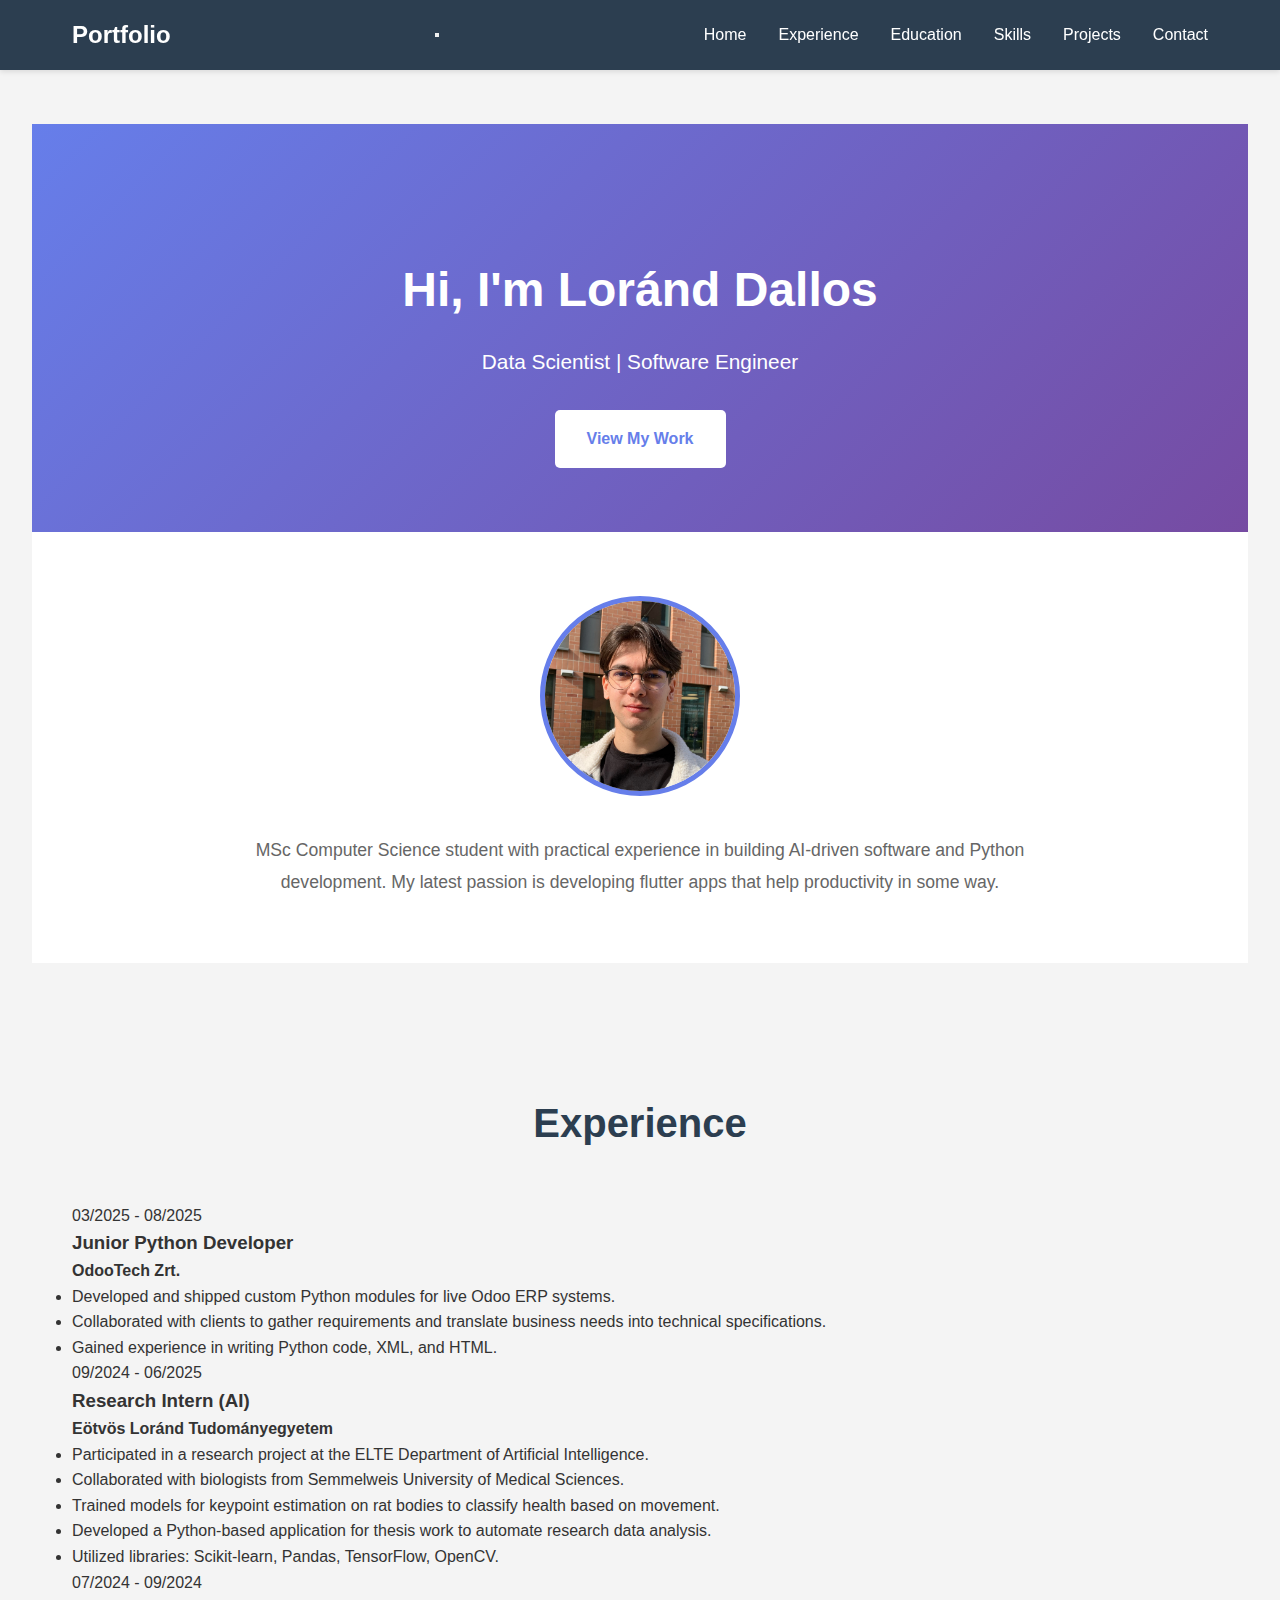
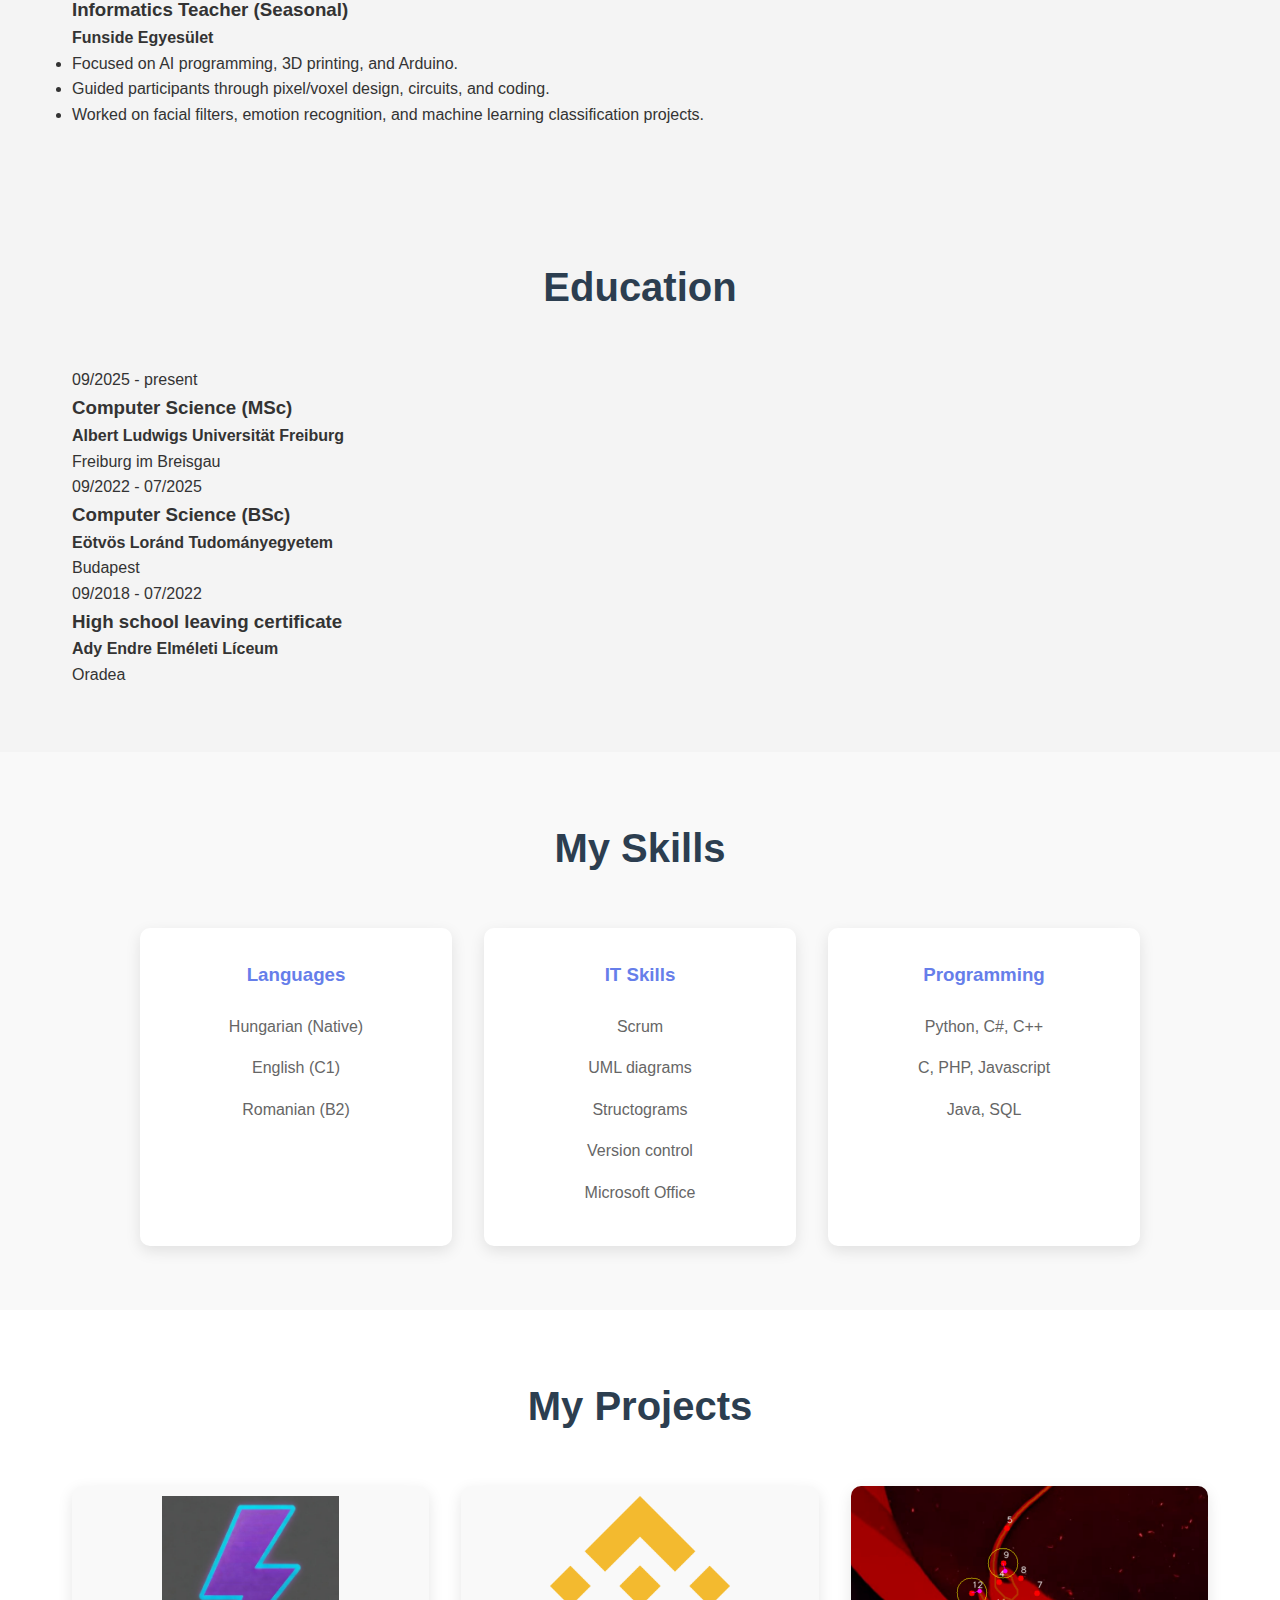
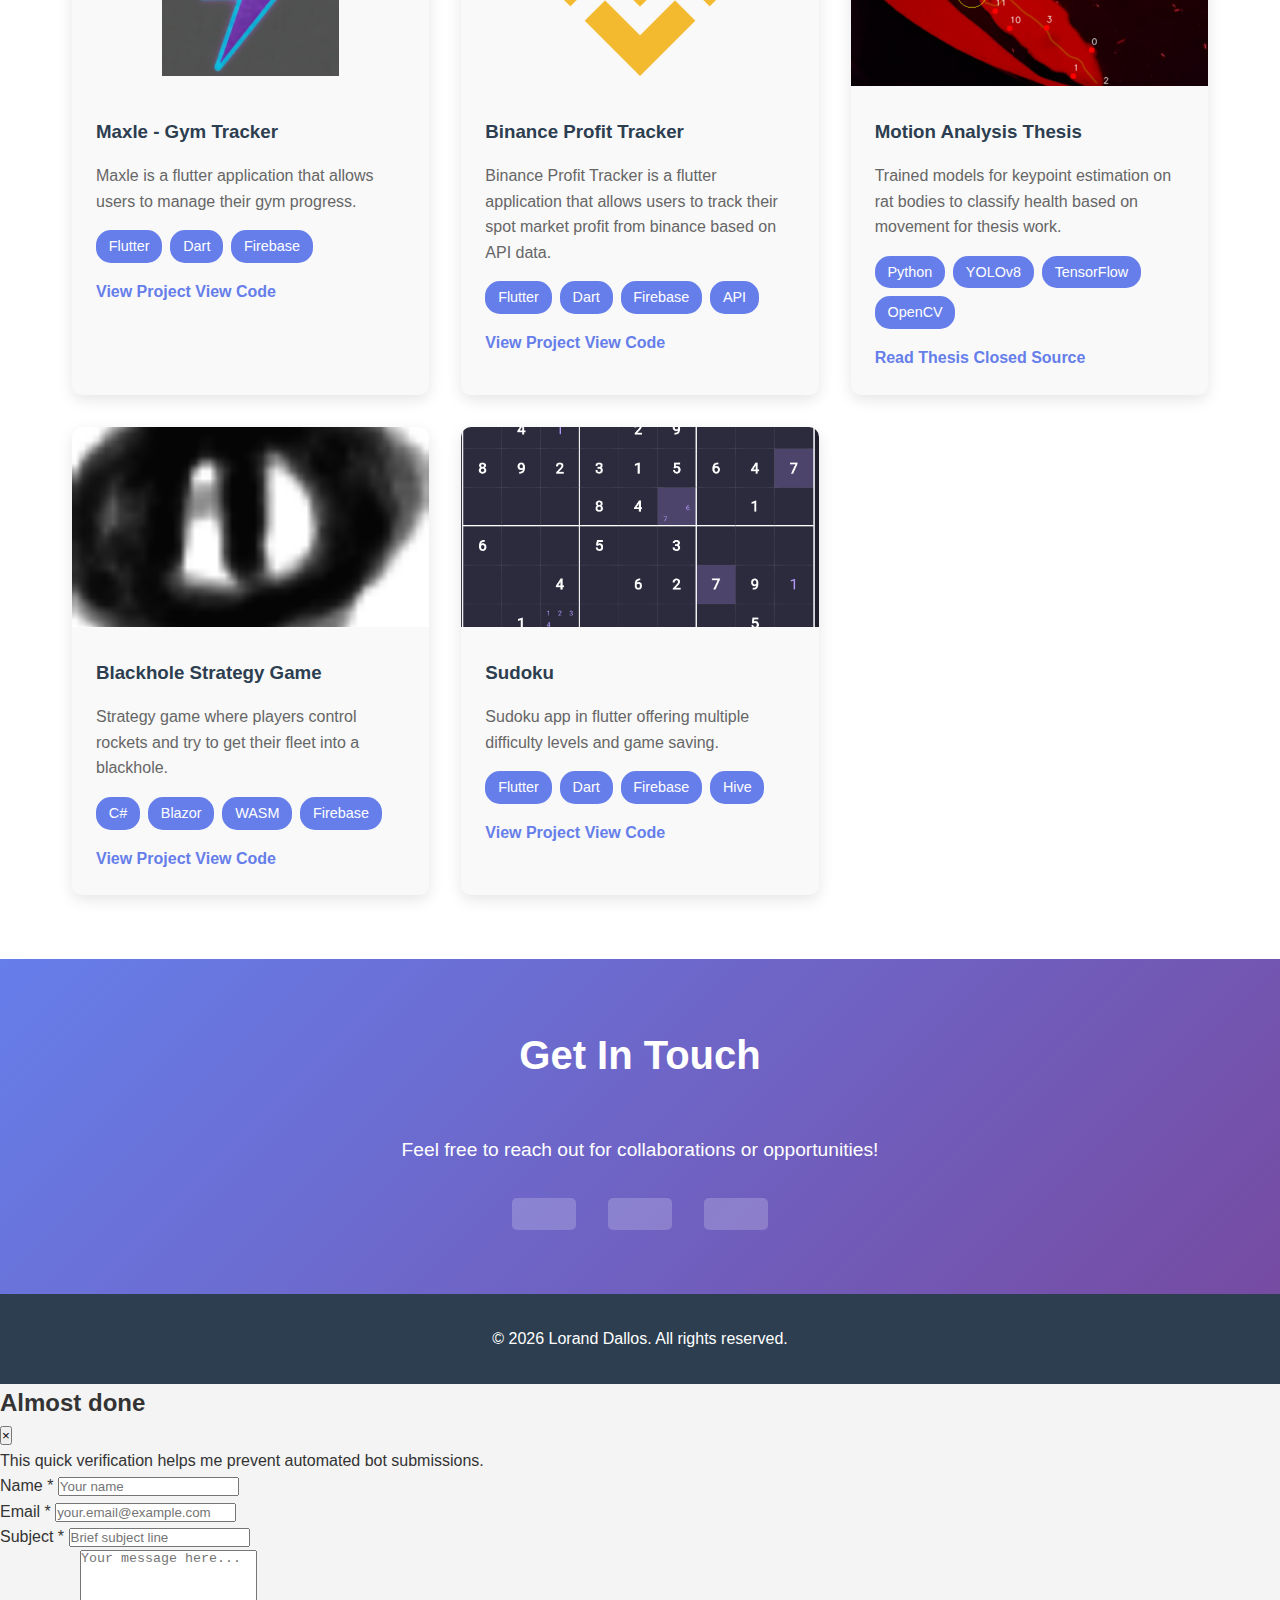
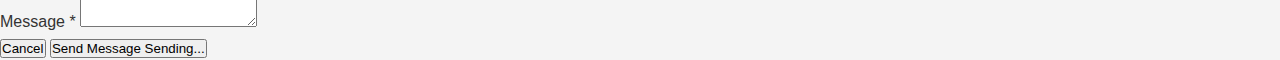
<file: index.html>
<!DOCTYPE html>
<html lang="en">

<head>
    <meta charset="UTF-8">
    <meta name="viewport" content="width=device-width, initial-scale=1.0">
    <meta name="description" content="Loránd Dallos - Digital Portfolio">
    <title>Loránd Dallos - Portfolio</title>
    <link rel="icon" type="image/png" href="assets/Lfav.png">
    <link rel="stylesheet" href="https://cdnjs.cloudflare.com/ajax/libs/font-awesome/6.5.1/css/all.min.css"
        integrity="sha512-DTOQO9RWCH3ppGqcWaEA1BIZOC6xxalwEsw9c2QQeAIftl+Vegovlnee1c9QX4TctnWMn13TZye+giMm8e2LwA=="
        crossorigin="anonymous" referrerpolicy="no-referrer">
    <link rel="stylesheet" href="styles.css">
    <meta http-equiv="Content-Security-Policy" content="default-src 'self'; 
               style-src 'self' https://cdnjs.cloudflare.com; 
               font-src 'self' https://cdnjs.cloudflare.com; 
               script-src 'self'; 
               img-src 'self' data:; 
               connect-src 'self' https://api.web3forms.com;">
</head>

<body>
    <!-- Navigation -->
    <nav>
        <div class="container">
            <div class="logo">Portfolio</div>
            <button class="hamburger" aria-label="Toggle navigation">
                <i class="fas fa-bars"></i>
            </button>
            <ul class="nav-links">
                <li><a href="#home">Home</a></li>
                <li><a href="#experience">Experience</a></li>
                <li><a href="#education">Education</a></li>
                <li><a href="#skills">Skills</a></li>
                <li><a href="#projects">Projects</a></li>
                <li><a href="#contact">Contact</a></li>
            </ul>
        </div>
    </nav>

    <!-- Hero and About Section Wrapper -->
    <section id="home" class="hero-about-wrapper">
        <!-- Hero Section -->
        <section class="hero">
            <h1>Hi, I'm Loránd Dallos</h1>
            <p>Data Scientist | Software Engineer</p>
            <a href="#projects" class="cta-button">View My Work</a>
        </section>

        <!-- About Section -->
        <section class="about">
            <div class="container">
                <div class="about-content">
                    <img src="assets/lori-casual.jpeg" alt="Loránd Dallos">
                    <p>
                        MSc Computer Science student with practical experience in building AI-driven software and Python
                        development. My latest passion is developing flutter apps that help productivity in some way.
                    </p>
                </div>
            </div>
        </section>
    </section>

    <!-- Experience Section -->
    <section id="experience" class="experience">
        <div class="container">
            <h2>Experience</h2>
            <div class="timeline">
                <div class="timeline-item">
                    <div class="timeline-date">03/2025 - 08/2025</div>
                    <div class="timeline-content">
                        <h3>Junior Python Developer</h3>
                        <h4>OdooTech Zrt.</h4>
                        <ul>
                            <li>Developed and shipped custom Python modules for live Odoo ERP systems.</li>
                            <li>Collaborated with clients to gather requirements and translate business needs into
                                technical specifications.</li>
                            <li>Gained experience in writing Python code, XML, and HTML.</li>
                        </ul>
                    </div>
                </div>
                <div class="timeline-item">
                    <div class="timeline-date">09/2024 - 06/2025</div>
                    <div class="timeline-content">
                        <h3>Research Intern (AI)</h3>
                        <h4>Eötvös Loránd Tudományegyetem</h4>
                        <ul>
                            <li>Participated in a research project at the ELTE Department of Artificial
                                Intelligence.
                            </li>
                            <li>Collaborated with biologists from Semmelweis University of Medical Sciences.</li>
                            <li>Trained models for keypoint estimation on rat bodies to classify health based on
                                movement.</li>
                            <li>Developed a Python-based application for thesis work to automate research data
                                analysis.
                            </li>
                            <li>Utilized libraries: Scikit-learn, Pandas, TensorFlow, OpenCV.</li>
                        </ul>
                    </div>
                </div>
                <div class="timeline-item">
                    <div class="timeline-date">07/2024 - 09/2024</div>
                    <div class="timeline-content">
                        <h3>Informatics Teacher (Seasonal)</h3>
                        <h4>Funside Egyesület</h4>
                        <ul>
                            <li>Focused on AI programming, 3D printing, and Arduino.</li>
                            <li>Guided participants through pixel/voxel design, circuits, and coding.</li>
                            <li>Worked on facial filters, emotion recognition, and machine learning classification
                                projects.</li>
                        </ul>
                    </div>
                </div>
            </div>
        </div>
    </section>

    <!-- Education Section -->
    <section id="education" class="education">
        <div class="container">
            <h2>Education</h2>
            <div class="timeline">
                <div class="timeline-item">
                    <div class="timeline-date">09/2025 - present</div>
                    <div class="timeline-content">
                        <h3>Computer Science (MSc)</h3>
                        <h4>Albert Ludwigs Universität Freiburg</h4>
                        <p>Freiburg im Breisgau</p>
                    </div>
                </div>
                <div class="timeline-item">
                    <div class="timeline-date">09/2022 - 07/2025</div>
                    <div class="timeline-content">
                        <h3>Computer Science (BSc)</h3>
                        <h4>Eötvös Loránd Tudományegyetem</h4>
                        <p>Budapest</p>
                    </div>
                </div>
                <div class="timeline-item">
                    <div class="timeline-date">09/2018 - 07/2022</div>
                    <div class="timeline-content">
                        <h3>High school leaving certificate</h3>
                        <h4>Ady Endre Elméleti Líceum</h4>
                        <p>Oradea</p>
                    </div>
                </div>
            </div>
        </div>
    </section>

    <!-- Skills Section -->
    <section id="skills" class="skills">
        <div class="container">
            <h2>My Skills</h2>
            <div class="skills-grid">
                <div class="skill-card">
                    <h3>Languages</h3>
                    <ul>
                        <li>Hungarian (Native)</li>
                        <li>English (C1)</li>
                        <li>Romanian (B2)</li>
                    </ul>
                </div>
                <div class="skill-card">
                    <h3>IT Skills</h3>
                    <ul>
                        <li>Scrum</li>
                        <li>UML diagrams</li>
                        <li>Structograms</li>
                        <li>Version control</li>
                        <li>Microsoft Office</li>
                    </ul>
                </div>
                <div class="skill-card">
                    <h3>Programming</h3>
                    <ul>
                        <li>Python, C#, C++</li>
                        <li>C, PHP, Javascript</li>
                        <li>Java, SQL</li>
                    </ul>
                </div>
            </div>
        </div>
    </section>

    <!-- Projects Section -->
    <section id="projects" class="projects">
        <div class="container">
            <h2>My Projects</h2>
            <div class="projects-grid">
                <div class="project-card">
                    <img src="assets/maxle.png" alt="Maxle" class="contain-img">
                    <div class="project-content">
                        <h3>Maxle - Gym Tracker</h3>
                        <p>Maxle is a flutter application that allows users to manage their gym progress.</p>
                        <div class="tags">
                            <span class="tag">Flutter</span>
                            <span class="tag">Dart</span>
                            <span class="tag">Firebase</span>
                        </div>
                        <div class="project-links">
                            <a href="https://itslawrey-flutter-demos.web.app" target="_blank"
                                rel="noopener noreferrer">View Project</a>
                            <a href="https://github.com/itsLawrey/flutter-maxle" target="_blank"
                                rel="noopener noreferrer">View Code</a>
                        </div>
                    </div>
                </div>

                <div class="project-card">
                    <img src="assets/Binance_Logo.png" alt="Binance Profit Tracker" class="contain-img">
                    <div class="project-content">
                        <h3>Binance Profit Tracker</h3>
                        <p>Binance Profit Tracker is a flutter application that allows users to track their spot
                            market
                            profit from binance based on API data.</p>
                        <div class="tags">
                            <span class="tag">Flutter</span>
                            <span class="tag">Dart</span>
                            <span class="tag">Firebase</span>
                            <span class="tag">API</span>
                        </div>
                        <div class="project-links">
                            <a href="https://itslawrey-binance-tracker.web.app" target="_blank"
                                rel="noopener noreferrer">View Project</a>
                            <a href="https://github.com/itsLawrey/flutter-binance_track" target="_blank"
                                rel="noopener noreferrer">View Code</a>
                        </div>
                    </div>
                </div>

                <div class="project-card" id="thesis-project">
                    <img src="assets/rat.png" alt="Motion Analysis Thesis">
                    <div class="project-content">
                        <h3>Motion Analysis Thesis</h3>
                        <p>Trained models for keypoint estimation on rat bodies to classify health based on movement
                            for
                            thesis work.</p>
                        <div class="tags">
                            <span class="tag">Python</span>
                            <span class="tag">YOLOv8</span>
                            <span class="tag">TensorFlow</span>
                            <span class="tag">OpenCV</span>
                        </div>
                        <div class="project-links">
                            <a href="thesis/" rel="noopener noreferrer">Read Thesis</a>
                            <a href="#" class="disabled-link">Closed Source</a>
                        </div>
                    </div>
                </div>
                <div class="project-card">
                    <img src="assets/Black.bmp" alt="Blackhole">
                    <div class="project-content">
                        <h3>Blackhole Strategy Game</h3>
                        <p>Strategy game where players control rockets and try to get their fleet into a blackhole.
                        </p>
                        <div class="tags">
                            <span class="tag">C#</span>
                            <span class="tag">Blazor</span>
                            <span class="tag">WASM</span>
                            <span class="tag">Firebase</span>
                        </div>
                        <div class="project-links">
                            <a href="https://itslawrey-blackhole.web.app/" target="_blank"
                                rel="noopener noreferrer">View Project</a>
                            <a href="https://github.com/itsLawrey/blazor-blackhole" target="_blank"
                                rel="noopener noreferrer">View Code</a>
                        </div>
                    </div>
                </div>
                <div class="project-card">
                    <img src="assets/sudoku.png" alt="Sudoku">
                    <div class="project-content">
                        <h3>Sudoku</h3>
                        <p>Sudoku app in flutter offering multiple difficulty levels and game saving.
                        </p>
                        <div class="tags">
                            <span class="tag">Flutter</span>
                            <span class="tag">Dart</span>
                            <span class="tag">Firebase</span>
                            <span class="tag">Hive</span>
                        </div>
                        <div class="project-links">
                            <a href="https://itslawrey-sudoku.web.app/" target="_blank" rel="noopener noreferrer">View
                                Project</a>
                            <a href="https://github.com/itsLawrey/flutter-sudoku" target="_blank"
                                rel="noopener noreferrer">View Code</a>
                        </div>
                    </div>
                </div>
            </div>
        </div>
    </section>

    <!-- Contact Section -->
    <section id="contact" class="contact">
        <div class="container">
            <h2>Get In Touch</h2>
            <div class="contact-content">
                <p>Feel free to reach out for collaborations or opportunities!</p>
                <div class="contact-links">
                    <a href="#" id="openContactFormBtn" aria-label="Email"><i class="fas fa-envelope"></i></a>
                    <a href="https://www.linkedin.com/in/lorand-dallos/" target="_blank" rel="noopener noreferrer"
                        aria-label="LinkedIn"><i class="fab fa-linkedin"></i></a>
                    <a href="https://github.com/itsLawrey" target="_blank" rel="noopener noreferrer"
                        aria-label="GitHub"><i class="fab fa-github"></i></a>
                </div>
            </div>
        </div>
    </section>

    <!-- Footer -->
    <footer>
        <p>&copy; 2026 Lorand Dallos. All rights reserved.</p>
    </footer>

    <!-- Contact Form Modal -->
    <div id="contactModal" class="modal-overlay">
        <div class="modal-container">
            <div class="modal-header">
                <h2>Almost done</h2>
                <button id="closeModalBtn" class="close-btn" aria-label="Close modal">&times;</button>
            </div>
            <div class="modal-body">
                <div class="verification-notice">
                    <i class="fas fa-shield-alt"></i>
                    <p>This quick verification helps me prevent automated bot submissions.</p>
                </div>
                <form id="contactForm">
                    <div class="form-group">
                        <label for="name">Name <span class="required">*</span></label>
                        <input type="text" id="name" name="name" required maxlength="100" placeholder="Your name"
                            aria-required="true">
                        <span class="error-message" id="nameError"></span>
                    </div>

                    <div class="form-group">
                        <label for="email">Email <span class="required">*</span></label>
                        <input type="email" id="email" name="email" required maxlength="100"
                            placeholder="your.email@example.com" aria-required="true">
                        <span class="error-message" id="emailError"></span>
                    </div>

                    <div class="form-group">
                        <label for="subject">Subject <span class="required">*</span></label>
                        <input type="text" id="subject" name="subject" required maxlength="150"
                            placeholder="Brief subject line" aria-required="true">
                        <span class="error-message" id="subjectError"></span>
                    </div>

                    <div class="form-group">
                        <label for="message">Message <span class="required">*</span></label>
                        <textarea id="message" name="message" required maxlength="5000" rows="5"
                            placeholder="Your message here..." aria-required="true"></textarea>
                        <span class="error-message" id="messageError"></span>
                    </div>

                    <!-- Honeypot field for spam protection (hidden from users) -->
                    <input type="hidden" name="honeypot" id="honeypot">

                    <div class="form-actions">
                        <button type="button" id="cancelBtn" class="btn-secondary">Cancel</button>
                        <button type="submit" id="submitBtn" class="btn-primary">
                            <span class="btn-text">Send Message</span>
                            <span class="btn-loading hidden">
                                <span class="spinner"></span> Sending...
                            </span>
                        </button>
                    </div>

                    <div id="formStatus" class="form-status"></div>
                </form>
            </div>
            <div class="progress-bar-container hidden" id="progressBarContainer">
                <div class="progress-bar" id="progressBar"></div>
            </div>
        </div>
    </div>

    <script src="script.js"></script>
</body>

</html>
</file>
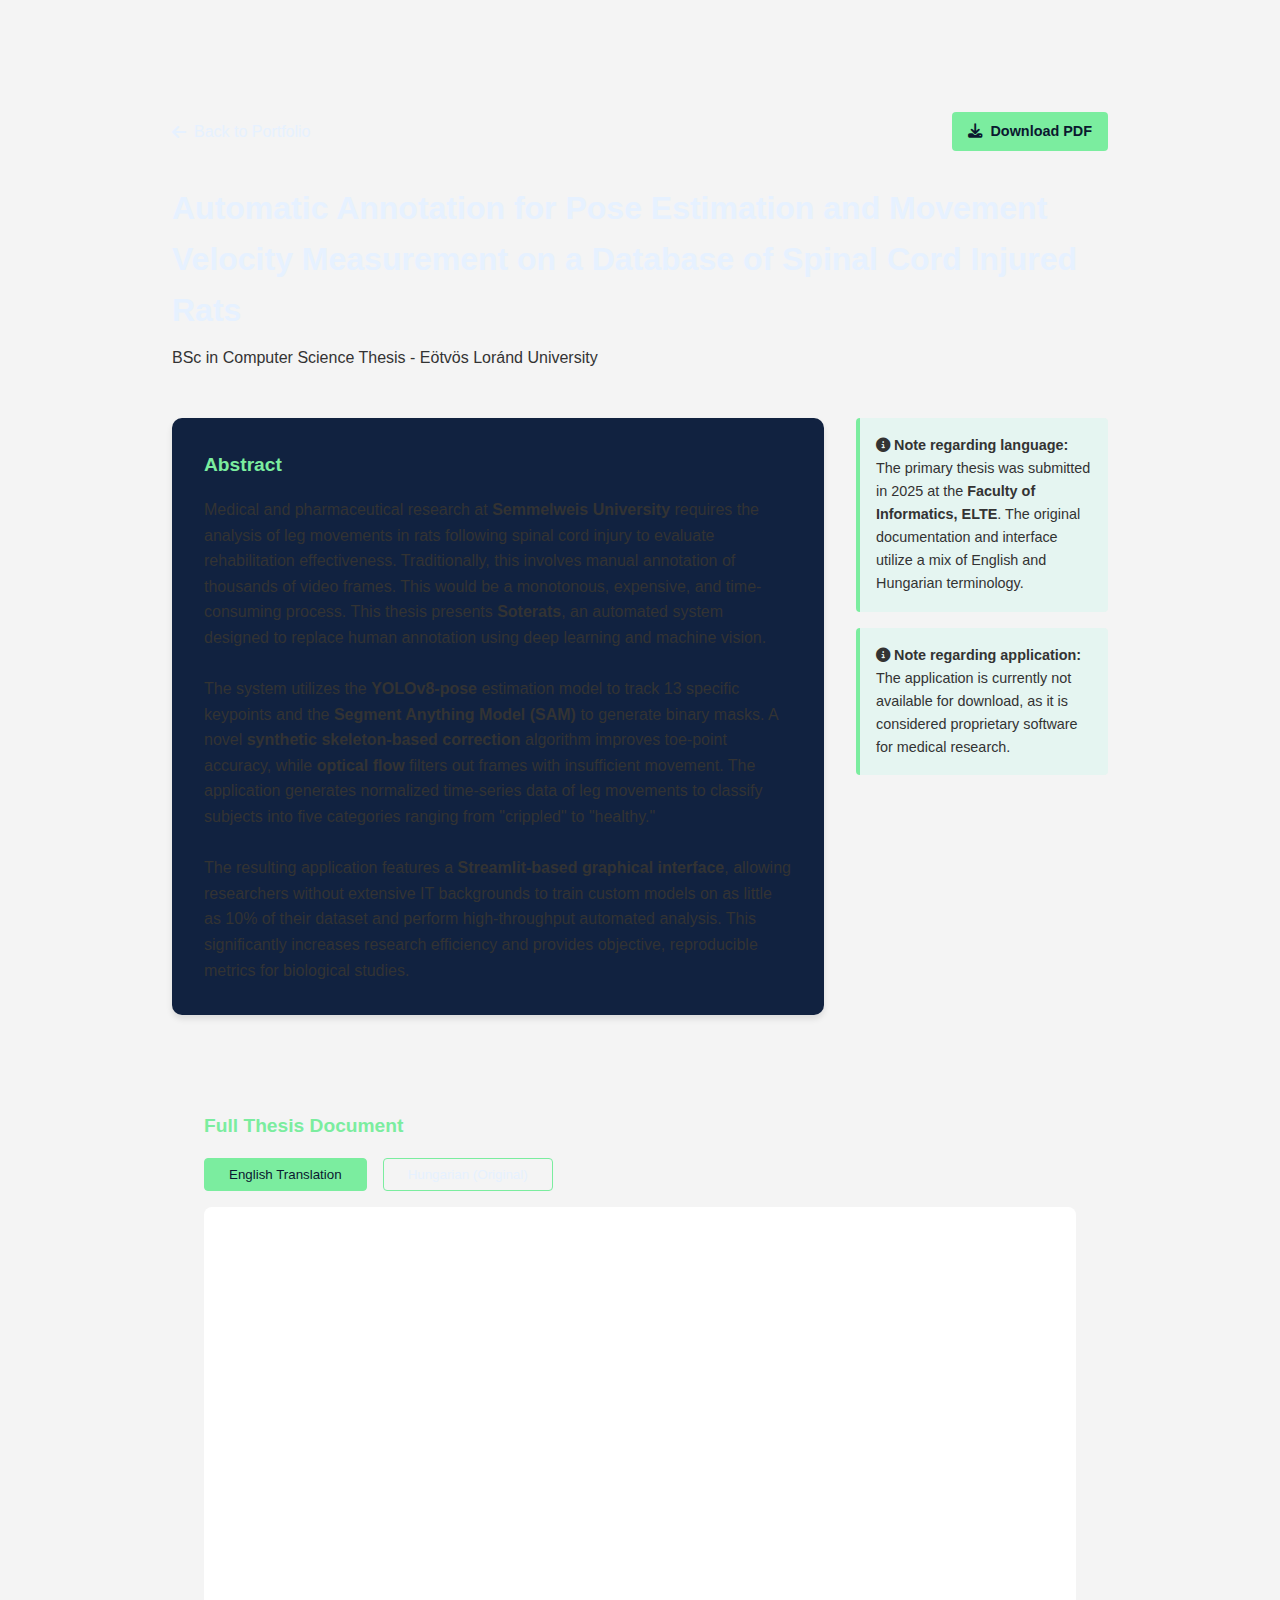
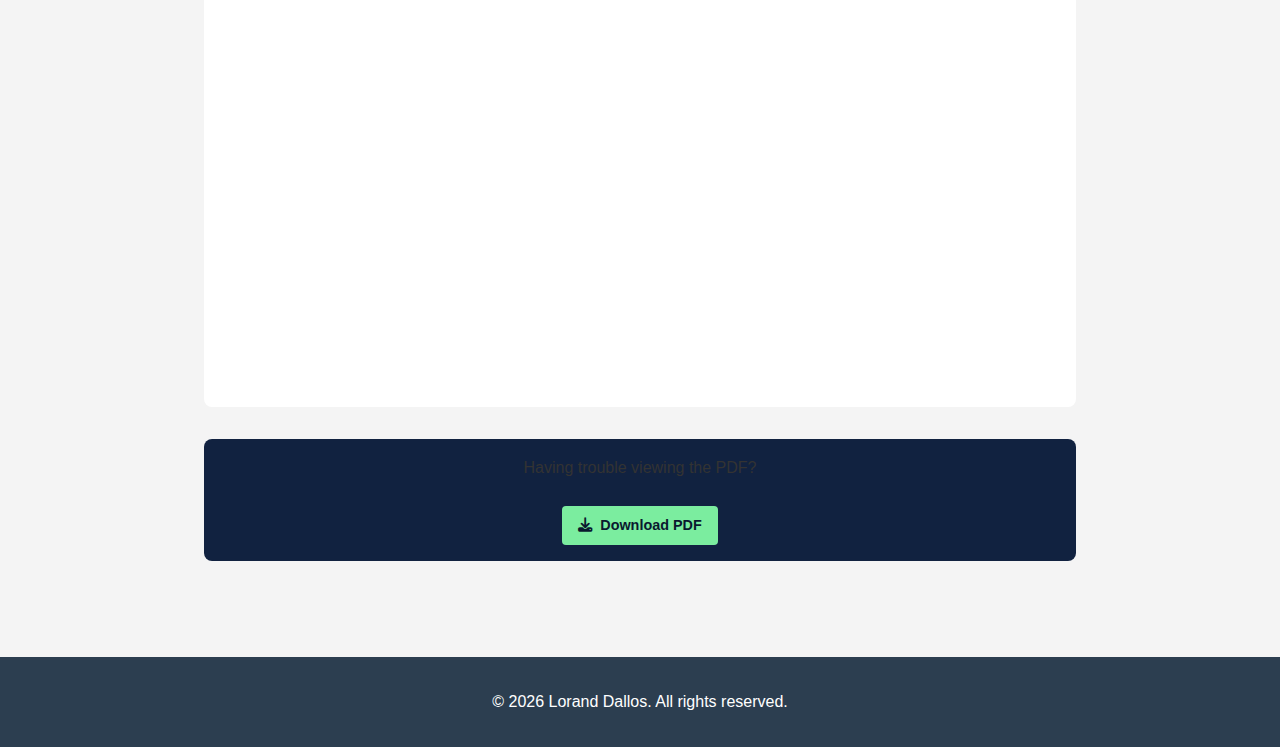
<file: thesis/index.html>
<!DOCTYPE html>

<html lang="en">

<head>
    <meta charset="UTF-8">
    <meta name="viewport" content="width=device-width, initial-scale=1.0">
    <title>Soterats Thesis - Loránd Dallos</title>
    <link rel="icon" type="image/png" href="../assets/Lfav.png">
    <link rel="stylesheet" href="https://cdnjs.cloudflare.com/ajax/libs/font-awesome/6.5.1/css/all.min.css">
    <link rel="stylesheet" href="../styles.css">
    <link rel="stylesheet" href="styles.css">
</head>

<body>

    <div class="thesis-container">
        <div class="navigation-bar">
            <a href="../" class="back-btn">
                <i class="fas fa-arrow-left"></i> Back to Portfolio
            </a>
            <a href="#" onclick="openDownloadModal(event)" class="cta-button" id="topDownloadBtn"
                style="padding: 0.5rem 1rem; font-size: 0.9rem;">
                <i class="fas fa-download"></i> Download PDF
            </a>
        </div>

        <header class="thesis-header">
            <h1 class="thesis-title">Automatic Annotation for Pose Estimation and Movement Velocity Measurement on a
                Database of Spinal Cord Injured Rats</h1>
            <p class="subtitle">BSc in Computer Science Thesis - Eötvös Loránd University</p>
        </header>

        <div class="content-row">
            <section class="abstract-section">
                <h3 class="abstract-title">Abstract</h3>
                <p>
                    Medical and pharmaceutical research at <strong>Semmelweis University</strong> requires the analysis
                    of leg movements in rats following spinal cord injury to evaluate rehabilitation effectiveness.
                    Traditionally, this involves manual annotation of thousands of video frames. This would be a
                    monotonous, expensive,
                    and time-consuming process. This thesis presents <strong>Soterats</strong>, an automated system
                    designed to replace human annotation using deep learning and machine vision.
                </p>
                <br>
                <p>
                    The system utilizes the <strong>YOLOv8-pose</strong> estimation model to track 13 specific keypoints
                    and the <strong>Segment Anything Model (SAM)</strong> to generate binary masks. A novel
                    <strong>synthetic skeleton-based correction</strong> algorithm improves toe-point accuracy, while
                    <strong>optical flow</strong> filters out frames with insufficient movement. The application
                    generates normalized time-series data of leg movements to classify subjects into five categories
                    ranging from "crippled" to "healthy."
                </p>
                <br>
                <p>
                    The resulting application features a <strong>Streamlit-based graphical interface</strong>, allowing
                    researchers without extensive IT backgrounds to train custom models on as little as 10% of their
                    dataset and perform high-throughput automated analysis. This significantly increases research
                    efficiency and provides objective, reproducible metrics for biological studies.
                </p>
            </section>

            <div class="notes-column">
                <div class="language-note">
                    <i class="fas fa-info-circle"></i>
                    <strong>Note regarding language:</strong>
                    <br>
                    The primary thesis was submitted in 2025 at the <strong>Faculty of Informatics, ELTE</strong>. The
                    original documentation and interface utilize a mix of English and Hungarian terminology.
                </div>

                <div class="application-note">
                    <i class="fas fa-info-circle"></i>
                    <strong>Note regarding application:</strong>
                    <br>
                    The application is currently not available for download, as it is considered proprietary software
                    for
                    medical research.
                </div>
            </div>
        </div>

        <section class="pdf-viewer-section">
            <h3 class="abstract-title">Full Thesis Document</h3>

            <div class="language-switcher">
                <button class="lang-btn active" onclick="switchLanguage('en')">English Translation</button>
                <button class="lang-btn" onclick="switchLanguage('hu')">Hungarian (Original)</button>
            </div>

            <div class="pdf-container">
                <object id="pdfObject" data="thesis-lorand-rat-movement_hungarian.pdf" type="application/pdf"
                    width="100%" height="800px">
                    <iframe id="pdfIframe" src="thesis-lorand-rat-movement_hungarian.pdf" width="100%" height="800px"
                        style="border: none;">
                    </iframe>
                </object>
            </div>

            <div class="download-section">
                <p>Having trouble viewing the PDF?</p>
                <br>
                <a href="#" onclick="openDownloadModal(event)" class="cta-button" id="bottomDownloadBtn"
                    style="padding: 0.5rem 1rem; font-size: 0.9rem;">
                    <i class="fas fa-download"></i> Download PDF
                </a>
            </div>
        </section>
    </div>

    <footer>
        <p>&copy; 2026 Lorand Dallos. All rights reserved.</p>
    </footer>

    <div id="downloadModal" class="modal-overlay">
        <div class="modal-content">
            <div class="modal-spacer"></div>
            <button class="modal-close" onclick="closeDownloadModal()">&times;</button>
            <div class="download-options">
                <div class="download-card" onclick="downloadPdf('en')">
                    <h4>English Version</h4>
                    <p>Translated for international audience</p>
                    <i class="fas fa-file-pdf fa-2x"></i>
                </div>
                <div class="download-card" onclick="downloadPdf('hu')">
                    <h4>Hungarian Version</h4>
                    <p>Original language</p>
                    <i class="fas fa-file-pdf fa-2x"></i>
                </div>
            </div>
        </div>
    </div>

    <script src="script.js"></script>
</body>

</html>
</file>
<file: styles.css>
* {
            margin: 0;
            padding: 0;
            box-sizing: border-box;
        }

        body {
            font-family: 'Segoe UI', Tahoma, Geneva, Verdana, sans-serif;
            line-height: 1.6;
            color: #333;
            background-color: #f4f4f4;
        }

        /* Navigation */
        nav {
            background-color: #2c3e50;
            color: white;
            padding: 1rem 0;
            position: fixed;
            width: 100%;
            top: 0;
            z-index: 1000;
            box-shadow: 0 2px 5px rgba(0,0,0,0.1);
        }

        nav .container {
            max-width: 1200px;
            margin: 0 auto;
            padding: 0 2rem;
            display: flex;
            justify-content: space-between;
            align-items: center;
        }

        nav .logo {
            font-size: 1.5rem;
            font-weight: bold;
        }

        nav ul {
            list-style: none;
            display: flex;
            gap: 2rem;
        }

        nav a {
            color: white;
            text-decoration: none;
            transition: color 0.3s;
        }

        nav a:hover {
            color: #3498db;
        }

        nav a.active {
            color: #3498db;
            font-weight: bold;
        }

        /* Hero Section */
        .hero {
            background: linear-gradient(135deg, #667eea 0%, #764ba2 100%);
            color: white;
            padding: 8rem 2rem 4rem;
            text-align: center;
            margin-top: 60px;
        }

        .hero h1 {
            font-size: 3rem;
            margin-bottom: 1rem;
        }

        .hero p {
            font-size: 1.3rem;
            margin-bottom: 2rem;
        }

        .hero .cta-button {
            display: inline-block;
            background-color: white;
            color: #667eea;
            padding: 1rem 2rem;
            text-decoration: none;
            border-radius: 5px;
            font-weight: bold;
            transition: transform 0.3s, box-shadow 0.3s;
        }

        .hero .cta-button:hover {
            transform: translateY(-3px);
            box-shadow: 0 10px 20px rgba(0,0,0,0.2);
        }

        /* Container */
        .container {
            max-width: 1200px;
            margin: 0 auto;
            padding: 0 2rem;
        }

        /* Sections */
        section {
            padding: 4rem 2rem;
        }

        section h2 {
            text-align: center;
            font-size: 2.5rem;
            margin-bottom: 3rem;
            color: #2c3e50;
        }

        /* About Section */
        .about {
            background-color: white;
        }

        .about-content {
            max-width: 800px;
            margin: 0 auto;
            text-align: center;
        }

        .about-content img {
            width: 200px;
            height: 200px;
            border-radius: 50%;
            object-fit: cover;
            margin-bottom: 2rem;
            border: 5px solid #667eea;
        }

        .about-content p {
            font-size: 1.1rem;
            line-height: 1.8;
            color: #666;
        }

        /* Skills Section */
        .skills {
            background-color: #f9f9f9;
        }

        .skills-grid {
            display: grid;
            grid-template-columns: repeat(auto-fit, minmax(250px, 1fr));
            gap: 2rem;
            max-width: 1000px;
            margin: 0 auto;
        }

        .skill-card {
            background: white;
            padding: 2rem;
            border-radius: 10px;
            text-align: center;
            box-shadow: 0 5px 15px rgba(0,0,0,0.1);
            transition: transform 0.3s;
        }

        .skill-card:hover {
            transform: translateY(-5px);
        }

        .skill-card h3 {
            color: #667eea;
            margin-bottom: 1rem;
        }

        .skill-card ul {
            list-style: none;
        }

        .skill-card li {
            padding: 0.5rem 0;
            color: #666;
        }

        /* Projects Section */
        .projects {
            background-color: white;
        }

        .projects-grid {
            display: grid;
            grid-template-columns: repeat(auto-fit, minmax(300px, 1fr));
            gap: 2rem;
        }

        .project-card {
            background: #f9f9f9;
            border-radius: 10px;
            overflow: hidden;
            box-shadow: 0 5px 15px rgba(0,0,0,0.1);
            transition: transform 0.3s;
        }

        .project-card:hover {
            transform: translateY(-5px);
        }

        .project-card img {
            width: 100%;
            height: 200px;
            object-fit: cover;
        }

        .project-card .contain-img {
            object-fit: contain;
            padding: 10px;
        }

        .project-card .project-content {
            padding: 1.5rem;
        }

        .project-card h3 {
            color: #2c3e50;
            margin-bottom: 1rem;
        }

        .project-card p {
            color: #666;
            margin-bottom: 1rem;
        }

        .project-card .tags {
            display: flex;
            flex-wrap: wrap;
            gap: 0.5rem;
            margin-bottom: 1rem;
        }

        .project-card .tag {
            background-color: #667eea;
            color: white;
            padding: 0.3rem 0.8rem;
            border-radius: 15px;
            font-size: 0.9rem;
        }

        .project-card a {
            display: inline-block;
            color: #667eea;
            text-decoration: none;
            font-weight: bold;
        }

        .project-card a:hover {
            text-decoration: underline;
        }

        /* Contact Section */
        .contact {
            background: linear-gradient(135deg, #667eea 0%, #764ba2 100%);
            color: white;
        }

        .contact h2 {
            color: white;
        }

        .contact-content {
            max-width: 600px;
            margin: 0 auto;
            text-align: center;
        }

        .contact-content p {
            font-size: 1.2rem;
            margin-bottom: 2rem;
        }

        .contact-links {
            display: flex;
            justify-content: center;
            gap: 2rem;
            flex-wrap: wrap;
        }

        .contact-links a {
            color: white;
            font-size: 1.1rem;
            text-decoration: none;
            padding: 1rem 2rem;
            background-color: rgba(255,255,255,0.2);
            border-radius: 5px;
            transition: background-color 0.3s;
        }

        .contact-links a:hover {
            background-color: rgba(255,255,255,0.3);
        }

        /* Footer */
        footer {
            background-color: #2c3e50;
            color: white;
            text-align: center;
            padding: 2rem;
        }

        /* Responsive Design */
        @media (max-width: 768px) {
            nav .container {
                flex-direction: column;
                gap: 1rem;
            }

            nav ul {
                flex-wrap: wrap;
                justify-content: center;
                gap: 1rem;
            }

            .hero h1 {
                font-size: 2rem;
            }

            .hero p {
                font-size: 1.1rem;
            }

            section h2 {
                font-size: 2rem;
            }

            .projects-grid {
                grid-template-columns: 1fr;
            }
        }

        /* Smooth Scrolling */
        html {
            scroll-behavior: smooth;
        }
</file>
<file: thesis/styles.css>
/* Specific styles for thesis page */
body {
    padding-top: 80px;
    /* Space for fixed nav if needed, or just general spacing */
    min-height: 100vh;
    display: flex;
    flex-direction: column;
}

.thesis-container {
    max-width: 1000px;
    margin: 0 auto;
    padding: 2rem;
    width: 100%;
    flex: 1;
}

.navigation-bar {
    display: flex;
    justify-content: space-between;
    align-items: center;
    margin-bottom: 2rem;
}

.back-btn {
    display: inline-flex;
    align-items: center;
    gap: 0.5rem;
    color: var(--text-color);
    text-decoration: none;
    font-weight: 500;
    transition: color 0.3s ease;
}

.back-btn:hover {
    color: var(--primary-color);
}

.thesis-header {
    margin-bottom: 2rem;
    border-bottom: 1px solid var(--border-color);
    /* Assuming variable exists or using fallback */
    padding-bottom: 1rem;
}

/* Fallback for vars if they aren't global in styles.css yet */
:root {
    --primary-color: #7bed9f;
    --text-color: #e6f1ff;
    --bg-color: #0a192f;
    --card-bg: #112240;
}

.thesis-title {
    font-size: 2rem;
    color: var(--text-color);
    margin-bottom: 0.5rem;
}

/* Responsive Row Layout */
.content-row {
    display: flex;
    gap: 2rem;
    margin-bottom: 2rem;
    align-items: flex-start;
}

.abstract-section {
    background-color: var(--card-bg);
    padding: 2rem;
    border-radius: 10px;
    box-shadow: 0 4px 6px rgba(0, 0, 0, 0.1);
    /* 7/10 width - 70% */
    flex: 7;
}

.notes-column {
    /* 3/10 width - 30% */
    flex: 3;
    display: flex;
    flex-direction: column;
    gap: 1rem;
}

.language-note, .application-note {
    background-color: rgba(100, 255, 218, 0.1);
    border-left: 4px solid var(--primary-color);
    padding: 1rem;
    border-radius: 4px;
    font-size: 0.9rem;
}

/* Specific styling if we want application note to look slightly different */
.application-note {
    background-color: rgba(64, 224, 208, 0.1); /* Slightly different teal tint perhaps? Or keep same? */
    /* Keeping same as language note for consistency unless asked otherwise */
    background-color: rgba(100, 255, 218, 0.1); 
}


.abstract-title {
    color: var(--primary-color);
    margin-bottom: 1rem;
    font-size: 1.2rem;
}

/* Language Switcher Styles */
.language-switcher {
    display: flex;
    gap: 1rem;
    margin-bottom: 1rem;
}

.lang-btn {
    background-color: transparent;
    color: var(--text-color);
    border: 1px solid var(--primary-color);
    padding: 0.5rem 1.5rem;
    border-radius: 4px;
    cursor: pointer;
    font-family: inherit;
    font-weight: 500;
    transition: all 0.3s ease;
}

.lang-btn:hover {
    background-color: rgba(100, 255, 218, 0.1);
}

.lang-btn.active {
    background-color: var(--primary-color);
    color: var(--bg-color);
    border-color: var(--primary-color);
}

.pdf-container {
    width: 100%;
    height: 800px;
    margin-bottom: 2rem;
    background-color: #fff;
    border-radius: 8px;
    overflow: hidden;
}

iframe {
    width: 100%;
    height: 100%;
    border: none;
}

.download-section {
    text-align: center;
    margin-top: 2rem;
    padding: 1rem;
    background-color: var(--card-bg);
    border-radius: 8px;
}

/* Fix for horrible blue highlight on download link */
.cta-button, 
a.cta-button, 
a.cta-button:visited {
    color: var(--bg-color) !important;
    background-color: var(--primary-color);
    text-decoration: none;
    outline: none;
    border: none;
    cursor: pointer;
    font-weight: bold;
    border-radius: 4px; /* Ensure uniform look */
    display: inline-flex;
    align-items: center;
    gap: 0.5rem;
    transition: background-color 0.3s ease, transform 0.2s ease;
}

.cta-button:hover, 
a.cta-button:hover {
    background-color: #4cdbb6; /* Slightly darker shade for hover */
    color: var(--bg-color) !important;
    text-decoration: none;
    transform: translateY(-2px);
}

.cta-button:focus, 
a.cta-button:focus {
    outline: 2px solid var(--text-color); /* Accessible focus ring instead of default blue */
    outline-offset: 2px;
}

/* Modal Styles */
.modal-overlay {
    position: fixed;
    top: 0;
    left: 0;
    width: 100%;
    height: 100%;
    background-color: rgba(0, 0, 0, 0.7); /* Dark backdrop */
    z-index: 1000;
    display: flex;
    justify-content: center;
    align-items: center;
    opacity: 0;
    visibility: hidden;
    transition: all 0.3s ease;
}

.modal-overlay.active {
    opacity: 1;
    visibility: visible;
}

.modal-content {
    background-color: #1a1a1a;
    padding: 2rem;
    border-radius: 12px;
    width: 90%;
    max-width: 600px;
    box-shadow: 0 10px 30px rgba(0,0,0,0.5);
    position: relative;
    transform: translateY(20px);
    transition: transform 0.3s ease;
    border: 1px solid var(--border-color);
    display: flex;
    flex-direction: column;
}

.modal-overlay.active .modal-content {
    transform: translateY(0);
}

.modal-close {
    position: absolute;
    top: 1rem;
    right: 1rem;
    background: transparent;
    border: none;
    color: var(--text-color);
    font-size: 1.5rem;
    cursor: pointer;
    padding: 0.5rem;
    line-height: 1;
    transition: color 0.3s ease;
}

.modal-close:hover {
    color: var(--primary-color);
}

.download-options {
    display: flex;
    gap: 1.5rem;
    justify-content: center;
    flex-wrap: wrap;
}

.download-card {
    background-color: rgba(255, 255, 255, 0.05);
    border: 1px solid var(--primary-color);
    border-radius: 8px;
    padding: 1.5rem;
    width: 45%;
    min-width: 200px;
    cursor: pointer;
    text-align: center;
    transition: all 0.3s ease;
}

.download-card:hover {
    background-color: rgba(100, 255, 218, 0.1);
    transform: translateY(-5px);
}

.download-card h4 {
    color: var(--primary-color);
    margin-bottom: 0.5rem;
}

.download-card p {
    font-size: 0.9rem;
    margin-bottom: 1rem;
    color: #ccc;
}

@media (max-width: 768px) {
    .content-row {
        flex-direction: column;
        gap: 1.5rem;
    }

    .notes-column {
        width: 100%;
        flex: auto;
    }

    .language-note,
    .application-note,
    .abstract-section {
        flex: auto;
        width: 100%;
    }

    .pdf-container {
        display: none;
        /* Hide iframe on mobile if needed, or keep it but allow download */
    }

    .mobile-pdf-notice {
        display: block;
        text-align: center;
        margin: 2rem 0;
        padding: 1rem;
        background-color: var(--card-bg);
        border-radius: 8px;
    }

    .download-options {
        flex-direction: column;
        align-items: center;
    }
    
    .download-card {
        width: 100%;
    }
}
</file>
